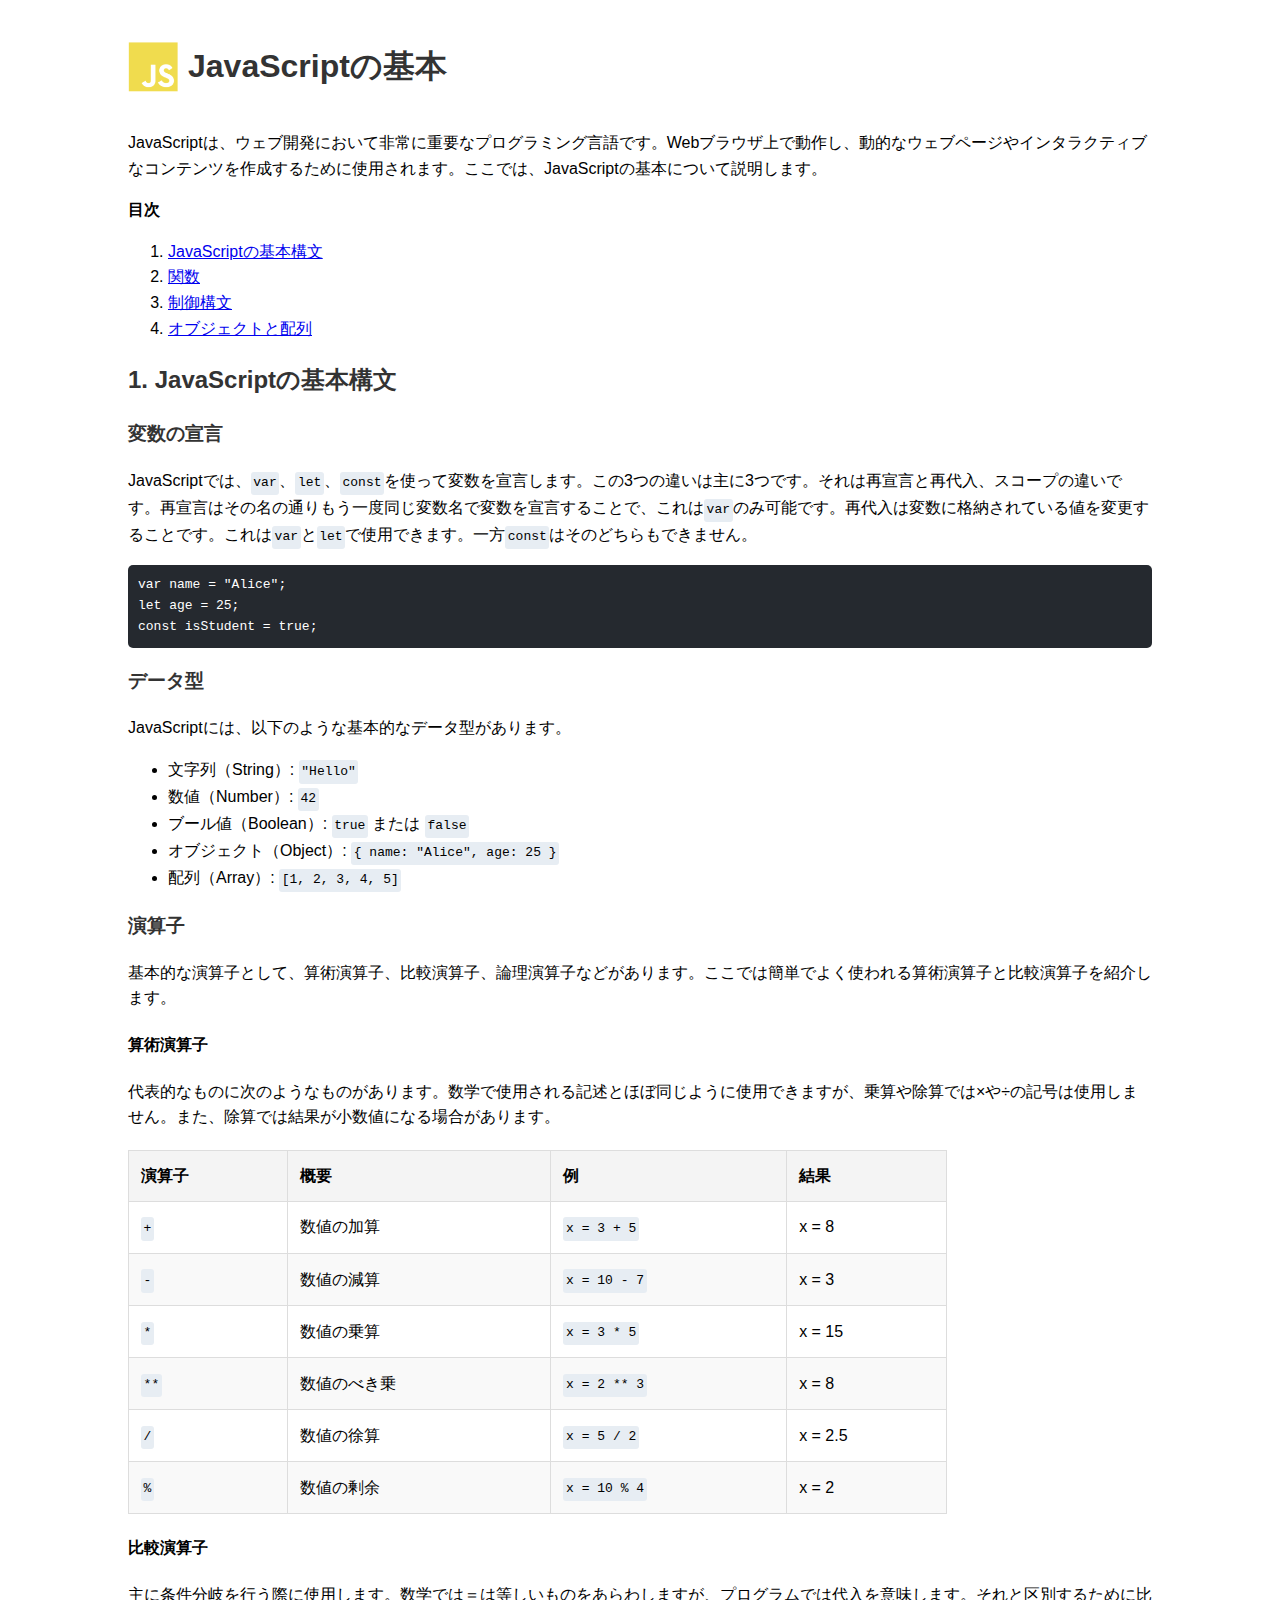
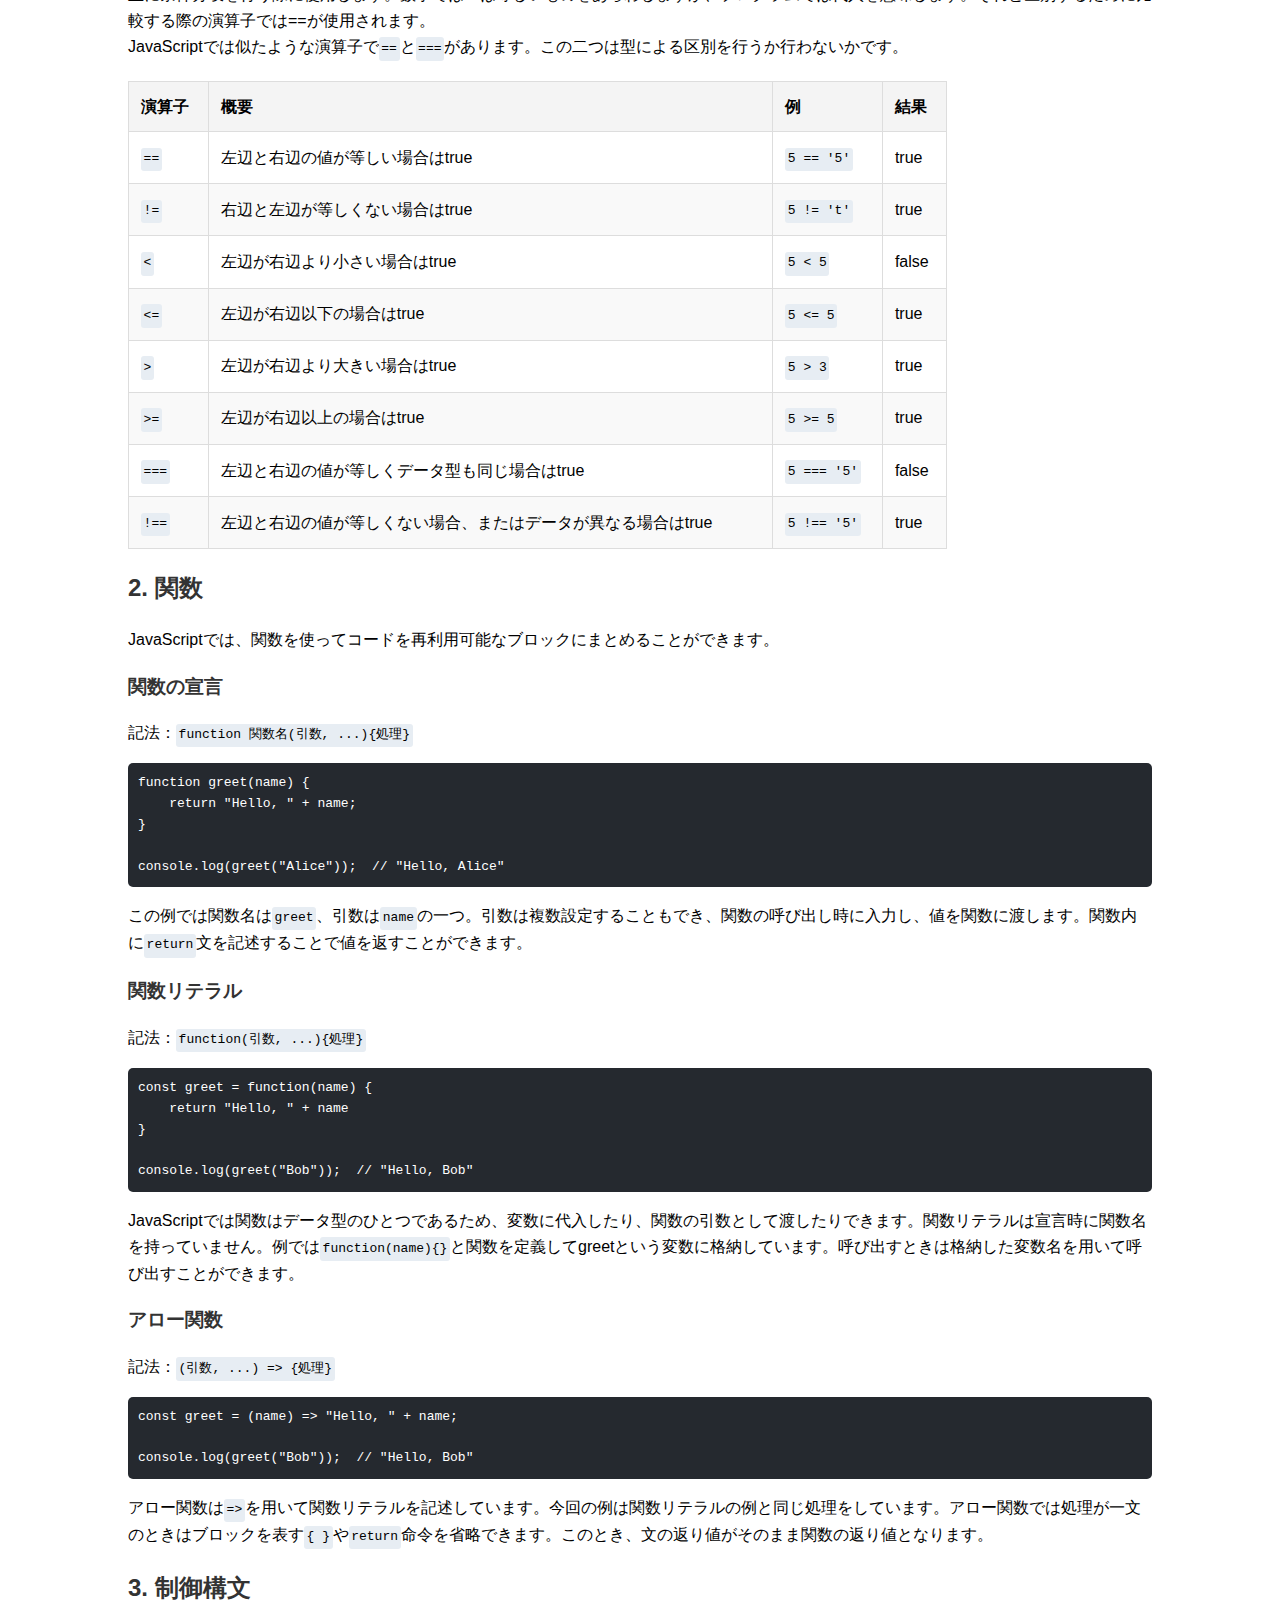
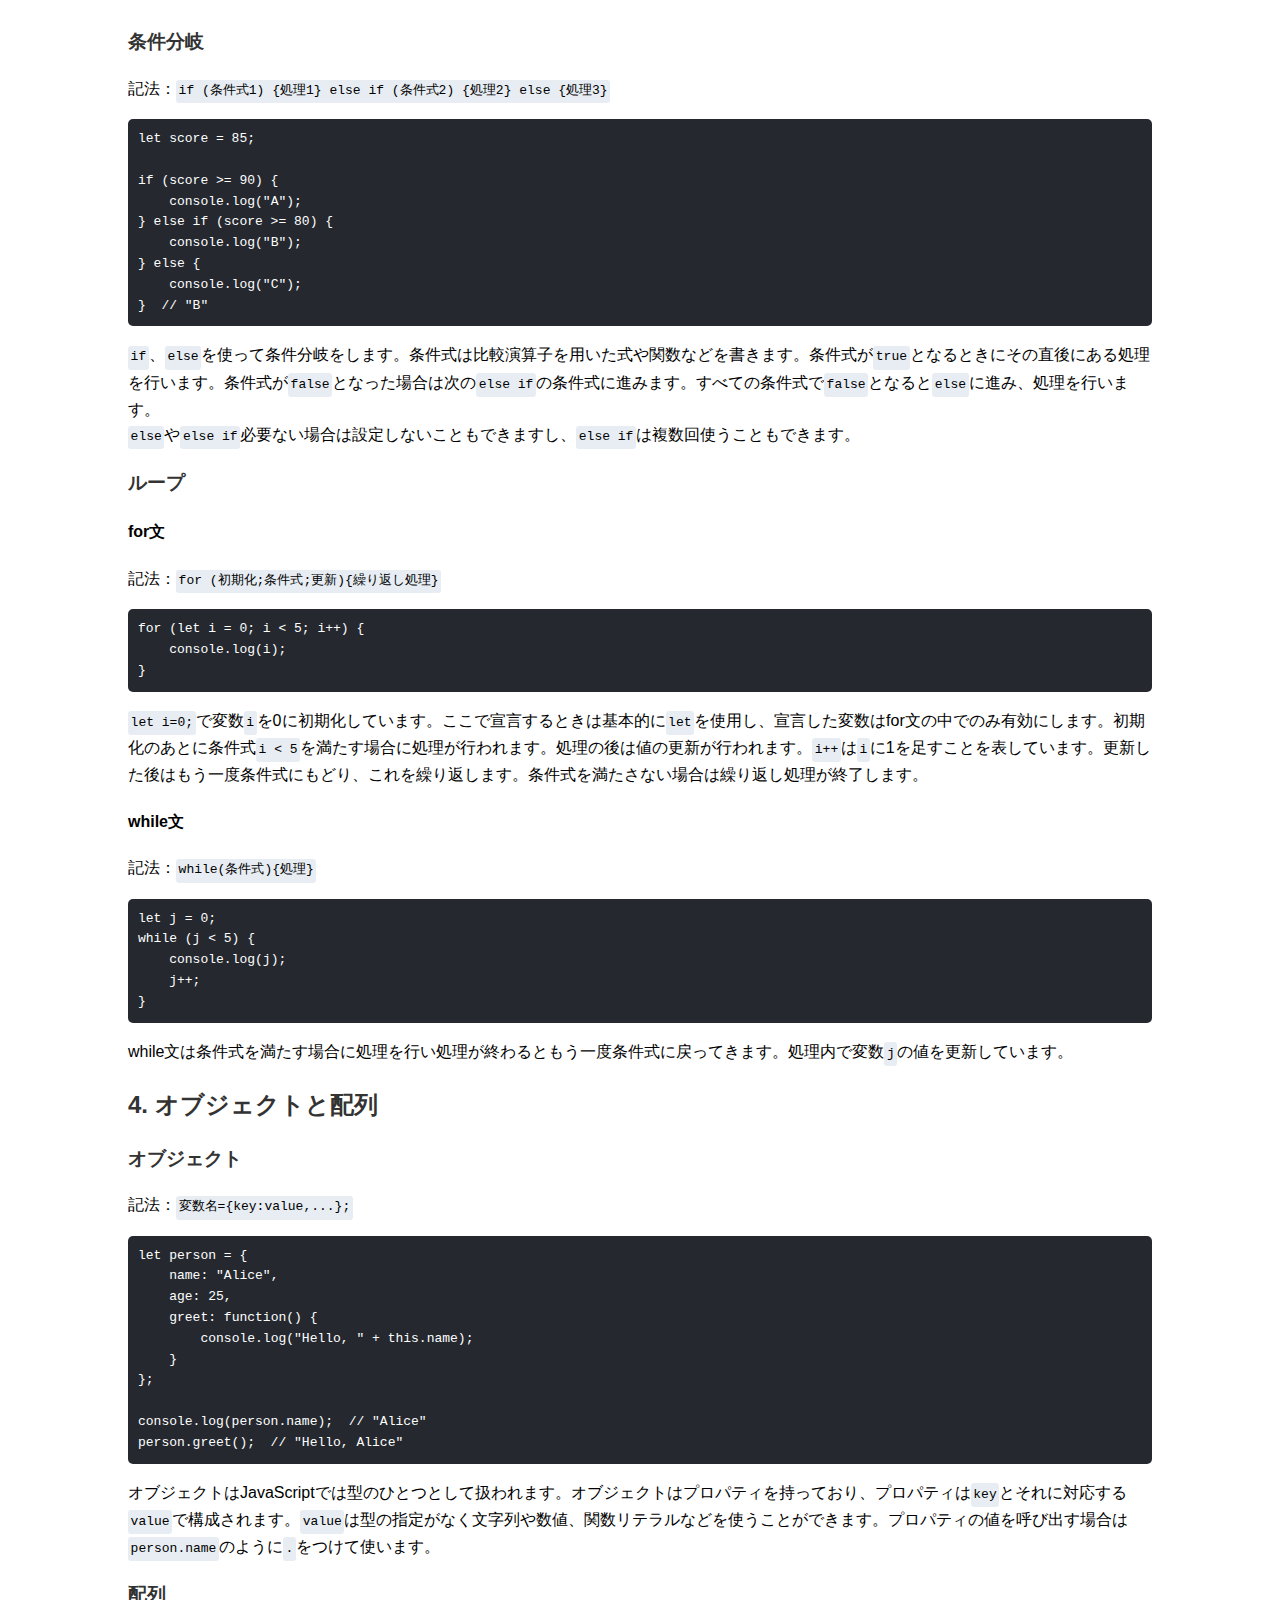
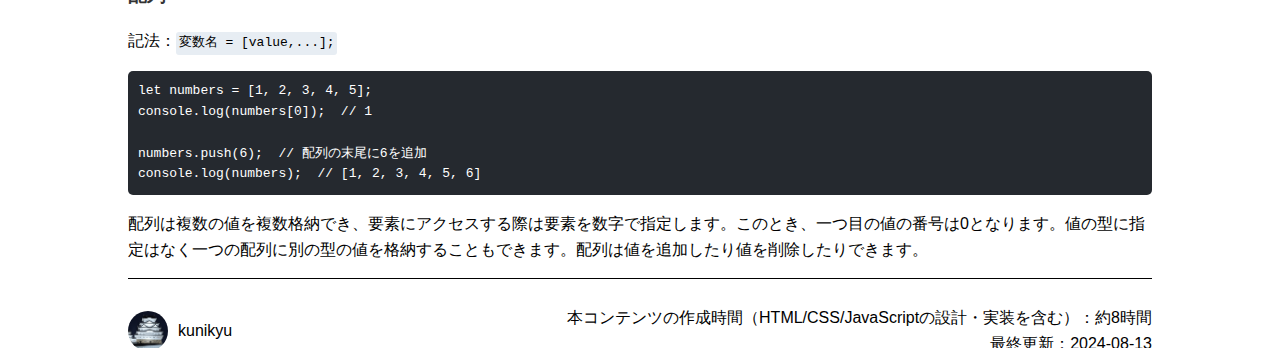
<file: articles/javascript1.html>
<!DOCTYPE html>
<html lang="ja">
<head>
    <meta charset="UTF-8">
    <meta name="viewport" content="width=device-width, initial-scale=1.0">
    <title>JavaScriptの基本</title>
    <link rel="stylesheet" href="main.css">
</head>
<body>
  <div class="head">
    <img src="../pictures/icon_javascript.png" alt="" id="javascript">
    <h1>JavaScriptの基本</h1>
  </div>
    <p>JavaScriptは、ウェブ開発において非常に重要なプログラミング言語です。Webブラウザ上で動作し、動的なウェブページやインタラクティブなコンテンツを作成するために使用されます。ここでは、JavaScriptの基本について説明します。</p>
    <div class="index">
      <p><strong>目次</strong></p>
      <ol>
        <li><a href="#1">JavaScriptの基本構文</a></li>
        <li><a href="#2">関数</a></li>
        <li><a href="#3">制御構文</a></li>
        <li><a href="#4">オブジェクトと配列</a></li>
      </ol>
    </div>
    <h2 id="1">1. JavaScriptの基本構文</h2>
    <h3>変数の宣言</h3>
    <p>JavaScriptでは、<code class="inline">var</code>、<code class="inline">let</code>、<code class="inline">const</code>を使って変数を宣言します。この3つの違いは主に3つです。それは再宣言と再代入、スコープの違いです。再宣言はその名の通りもう一度同じ変数名で変数を宣言することで、これは<code class="inline">var</code>のみ可能です。再代入は変数に格納されている値を変更することです。これは<code class="inline">var</code>と<code class="inline">let</code>で使用できます。一方<code class="inline">const</code>はそのどちらもできません。</p>
    <pre><code>var name = "Alice";
let age = 25;
const isStudent = true;
</code></pre>

    <h3>データ型</h3>
    <p>JavaScriptには、以下のような基本的なデータ型があります。</p>
    <ul>
        <li>文字列（String）: <code class="inline">"Hello"</code></li>
        <li>数値（Number）: <code class="inline">42</code></li>
        <li>ブール値（Boolean）: <code class="inline">true</code> または <code class="inline">false</code></li>
        <li>オブジェクト（Object）: <code class="inline">{ name: "Alice", age: 25 }</code></li>
        <li>配列（Array）: <code class="inline">[1, 2, 3, 4, 5]</code></li>
    </ul>

    <h3>演算子</h3>
    <p>基本的な演算子として、算術演算子、比較演算子、論理演算子などがあります。ここでは簡単でよく使われる算術演算子と比較演算子を紹介します。</p>
    <h4>算術演算子</h4>
    <p>代表的なものに次のようなものがあります。数学で使用される記述とほぼ同じように使用できますが、乗算や除算では×や÷の記号は使用しません。また、除算では結果が小数値になる場合があります。</p>
    <table>
      <thead>
        <tr>
          <th>演算子</th>
          <th>概要</th>
          <th>例</th>
          <th>結果</th>
        </tr>
      </thead>
      <tbody>
      <tr>
        <td><code class="inline">+</code></td>
        <td>数値の加算</td>
        <td><code class="inline">x = 3 + 5</code></td>
        <td>x = 8</td>
      </tr>
      <tr>
        <td><code class="inline">-</code></td>
        <td>数値の減算</td>
        <td><code class="inline">x = 10 - 7</code></td>
        <td>x = 3</td>
      </tr>
      <tr>
        <td><code class="inline">*</code></td>
        <td>数値の乗算</td>
        <td><code class="inline">x = 3 * 5</code></td>
        <td>x = 15</td>
      </tr>
      <tr>
        <td><code class="inline">**</code></td>
        <td>数値のべき乗</td>
        <td><code class="inline">x = 2 ** 3</code></td>
        <td>x = 8</td>
      </tr>
      <tr>
        <td><code class="inline">/</code></td>
        <td>数値の徐算</td>
        <td><code class="inline">x = 5 / 2</code></td>
        <td>x = 2.5</td>
      </tr>
      <tr>
        <td><code class="inline">%</code></td>
        <td>数値の剰余</td>
        <td><code class="inline">x = 10 % 4</code></td>
        <td>x = 2</td>
      </tr>
      </tbody>
    </table>
    <h4>比較演算子</h4>
    <p>主に条件分岐を行う際に使用します。数学では＝は等しいものをあらわしますが、プログラムでは代入を意味します。それと区別するために比較する際の演算子では==が使用されます。<br>JavaScriptでは似たような演算子で<code class="inline">==</code>と<code class="inline">===</code>があります。この二つは型による区別を行うか行わないかです。</p>
    <table>
      <thead>
        <tr>
          <th>演算子</th>
          <th>概要</th>
          <th>例</th>
          <th>結果</th>
        </tr>
      </thead>
      <tbody>
      <tr>
        <td><code class="inline">==</code></td>
        <td>左辺と右辺の値が等しい場合はtrue</td>
        <td><code class="inline">5 == '5'</code></td>
        <td>true</td>
      </tr>
      <tr>
        <td><code class="inline">!=</code></td>
        <td>右辺と左辺が等しくない場合はtrue</td>
        <td><code class="inline">5 != 't'</code></td>
        <td>true</td>
      </tr>
      <tr>
        <td><code class="inline"><</code></td>
        <td>左辺が右辺より小さい場合はtrue</td>
        <td><code class="inline">5 &lt; 5</code></td>
        <td>false</td>
      </tr>
      <tr>
        <td><code class="inline"><=</code></td>
        <td>左辺が右辺以下の場合はtrue</td>
        <td><code class="inline">5 &lt;= 5</code></td>
        <td>true</td>
      </tr>
      <tr>
        <td><code class="inline">></code></td>
        <td>左辺が右辺より大きい場合はtrue</td>
        <td><code class="inline">5 &gt; 3</code></td>
        <td>true</td>
      </tr>
      <tr>
        <td><code class="inline">>=</code></td>
        <td>左辺が右辺以上の場合はtrue</td>
        <td><code class="inline">5 &gt;= 5</code></td>
        <td>true</td>
      </tr>
      <tr>
        <td><code class="inline">===</code></td>
        <td>左辺と右辺の値が等しくデータ型も同じ場合はtrue</td>
        <td><code class="inline">5 === '5'</code></td>
        <td>false</td>
      </tr>
      <tr>
        <td><code class="inline">!==</code></td>
        <td>左辺と右辺の値が等しくない場合、またはデータが異なる場合はtrue</td>
        <td><code class="inline">5 !== '5'</code></td>
        <td>true</td>
      </tr>
    </tbody>
  </table>
    <h2 id="2">2. 関数</h2>
    <p>JavaScriptでは、関数を使ってコードを再利用可能なブロックにまとめることができます。</p>

    <h3>関数の宣言</h3>
    <p>記法：<code class="inline">function 関数名(引数, ...){処理}</code></p>
    <pre><code>function greet(name) {
    return "Hello, " + name;
}

console.log(greet("Alice"));  // "Hello, Alice"
</code></pre>
    <p>この例では関数名は<code class="inline">greet</code>、引数は<code class="inline">name</code>の一つ。引数は複数設定することもでき、関数の呼び出し時に入力し、値を関数に渡します。関数内に<code class="inline">return</code>文を記述することで値を返すことができます。</p>
    <h3>関数リテラル</h3>
    <p>記法：<code class="inline">function(引数, ...){処理}</code></p>
    <pre><code>const greet = function(name) {
    return "Hello, " + name
}

console.log(greet("Bob"));  // "Hello, Bob"
</code></pre>
    <p>JavaScriptでは関数はデータ型のひとつであるため、変数に代入したり、関数の引数として渡したりできます。関数リテラルは宣言時に関数名を持っていません。例では<code class="inline">function(name){}</code>と関数を定義してgreetという変数に格納しています。呼び出すときは格納した変数名を用いて呼び出すことができます。</p>
    <h3>アロー関数</h3>
    <p>記法：<code class="inline">(引数, ...) => {処理}</code></p>
    <pre><code>const greet = (name) => "Hello, " + name;

console.log(greet("Bob"));  // "Hello, Bob"
</code></pre>
    <p>アロー関数は<code class="inline">=></code>を用いて関数リテラルを記述しています。今回の例は関数リテラルの例と同じ処理をしています。アロー関数では処理が一文のときはブロックを表す<code class="inline">{ }</code>や<code class="inline">return</code>命令を省略できます。このとき、文の返り値がそのまま関数の返り値となります。</p>
    
    <h2 id="3">3. 制御構文</h2>
    <h3>条件分岐</h3>
    <p>記法：<code class="inline">if (条件式1) {処理1} else if (条件式2) {処理2} else {処理3}</code></p>
    <pre><code>let score = 85;

if (score >= 90) {
    console.log("A");
} else if (score >= 80) {
    console.log("B");
} else {
    console.log("C");
}  // "B"
</code></pre>
    <p><code class="inline">if</code>、<code class="inline">else</code>を使って条件分岐をします。条件式は比較演算子を用いた式や関数などを書きます。条件式が<code class="inline">true</code>となるときにその直後にある処理を行います。条件式が<code class="inline">false</code>となった場合は次の<code class="inline">else if</code>の条件式に進みます。すべての条件式で<code class="inline">false</code>となると<code class="inline">else</code>に進み、処理を行います。<br><code class="inline">else</code>や<code class="inline">else if</code>必要ない場合は設定しないこともできますし、<code class="inline">else if</code>は複数回使うこともできます。</p>
    <h3>ループ</h3>
    <h4>for文</h4>
    <p>記法：<code class="inline">for (初期化;条件式;更新){繰り返し処理}</code></p>
    <pre><code>for (let i = 0; i < 5; i++) {
    console.log(i);
}
</code></pre>
    <p><code class="inline">let i=0;</code>で変数<code class="inline">i</code>を0に初期化しています。ここで宣言するときは基本的に<code class="inline">let</code>を使用し、宣言した変数はfor文の中でのみ有効にします。初期化のあとに条件式<code class="inline">i < 5</code>を満たす場合に処理が行われます。処理の後は値の更新が行われます。<code class="inline">i++</code>は<code class="inline">i</code>に1を足すことを表しています。更新した後はもう一度条件式にもどり、これを繰り返します。条件式を満たさない場合は繰り返し処理が終了します。</p>
    <h4>while文</h4>
    <p>記法：<code class="inline">while(条件式){処理}</code></p>
    <pre><code>let j = 0;
while (j < 5) {
    console.log(j);
    j++;
}
</code></pre>
    <p>while文は条件式を満たす場合に処理を行い処理が終わるともう一度条件式に戻ってきます。処理内で変数<code class="inline">j</code>の値を更新しています。</p>
    <h2 id="4">4. オブジェクトと配列</h2>
    <h3>オブジェクト</h3>
    <p>記法：<code class="inline">変数名={key:value,...};</code></p>
    <pre><code>let person = {
    name: "Alice",
    age: 25,
    greet: function() {
        console.log("Hello, " + this.name);
    }
};

console.log(person.name);  // "Alice"
person.greet();  // "Hello, Alice"
</code></pre>
    <p>オブジェクトはJavaScriptでは型のひとつとして扱われます。オブジェクトはプロパティを持っており、プロパティは<code class="inline">key</code>とそれに対応する<code class="inline">value</code>で構成されます。<code class="inline">value</code>は型の指定がなく文字列や数値、関数リテラルなどを使うことができます。プロパティの値を呼び出す場合は<code class="inline">person.name</code>のように<code class="inline">.</code>をつけて使います。</p>
    <h3>配列</h3>
    <p>記法：<code class="inline">変数名 = [value,...];</code></p>
    <pre><code>let numbers = [1, 2, 3, 4, 5];
console.log(numbers[0]);  // 1

numbers.push(6);  // 配列の末尾に6を追加
console.log(numbers);  // [1, 2, 3, 4, 5, 6]
</code></pre>
    <p>配列は複数の値を複数格納でき、要素にアクセスする際は要素を数字で指定します。このとき、一つ目の値の番号は0となります。値の型に指定はなく一つの配列に別の型の値を格納することもできます。配列は値を追加したり値を削除したりできます。</p>
    <div class="a">
      <img src="../pictures/icon_kunikyu_himejijo.jpg" alt="" class="icon">
      <p id="name">kunikyu</p>
      <p id="lastupdate">本コンテンツの作成時間（HTML/CSS/JavaScriptの設計・実装を含む）：約8時間<br>最終更新：2024-08-13</p>
    </div>
  </body>
</html>
</file>
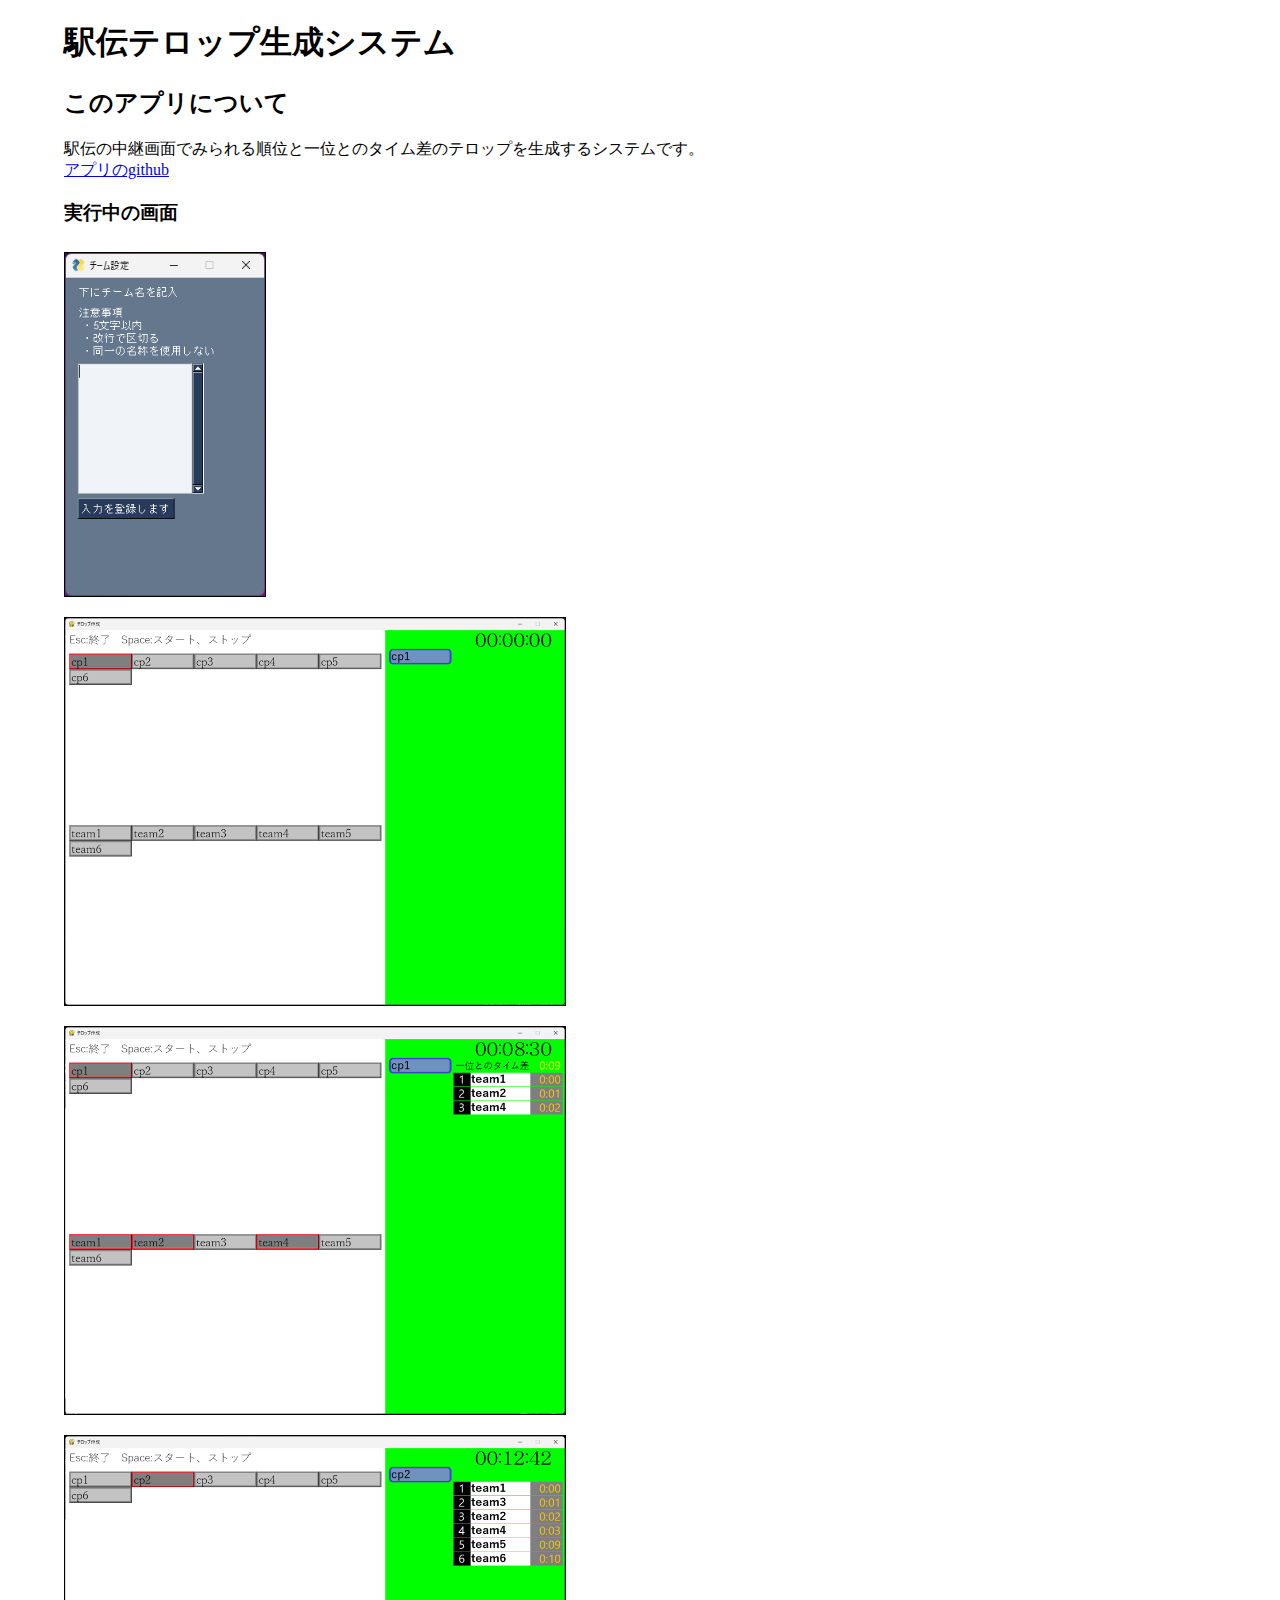
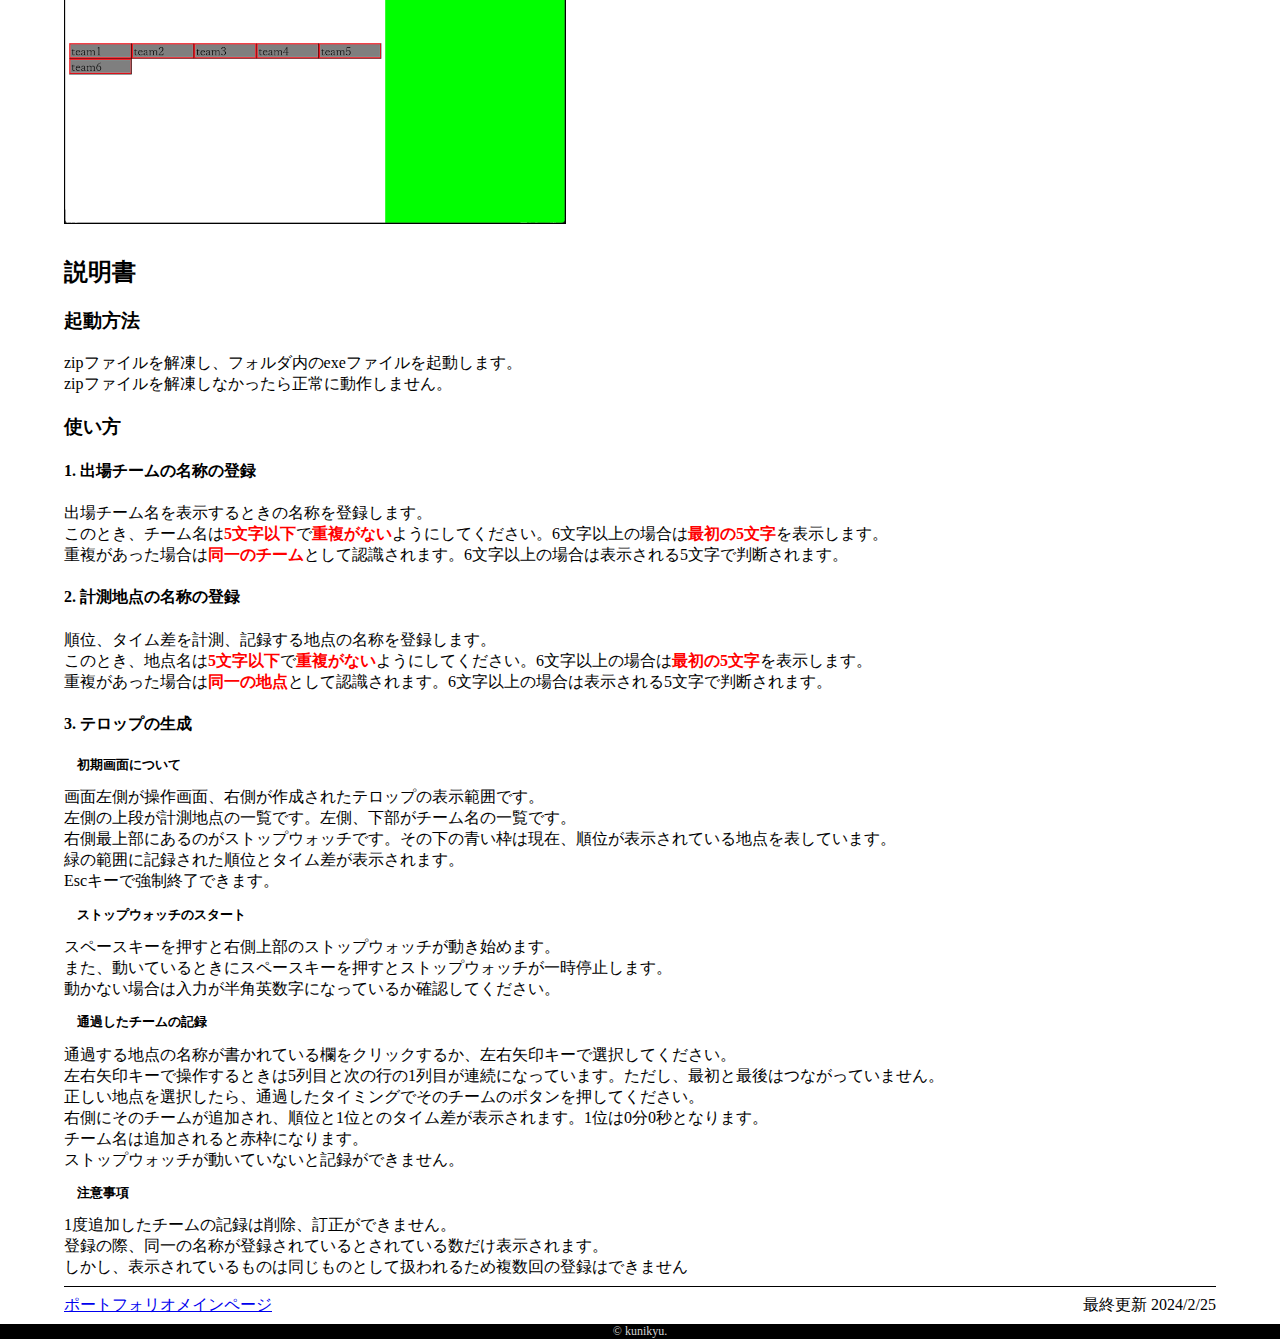
<file: works/EkidenTelop.html>
<!DOCTYPE html>
<html lang="ja">
  <head>
    <title>EkidenTelop | kunikyu's portfolio</title>
    <link href="works.css" rel="stylesheet">
    <meta name="viewport" content="width=device-width, initial-scale=1.0">
  </head>
  <body>
    <header>
    </header>
    <main>
      <h1>駅伝テロップ生成システム</h1>
      <div id="about">
        <h2>このアプリについて</h2>
        <p>
          駅伝の中継画面でみられる順位と一位とのタイム差のテロップを生成するシステムです。<br>
          <a href="https://github.com/kunikyu/EkidenTelop">アプリのgithub</a><br>
        </p>
        <h3>実行中の画面</h3>
        <img class="a" src="../pictures/EkidenTelop_setting.png" alt=""><br>
        <img class="b" src="../pictures/EkidenTelop_start.png" alt="" ><br>
        <img class="b" src="../pictures/EkidenTelop_running.png" alt="" ><br>
        <img class="b" src="../pictures/EkidenTelop_running2.png" alt="" ><br>
      </div>
      <div id="instruction">
        <h2>説明書</h2>
        <!-- <p>
          最新版のアプリについてです。<br>
          以前のバージョンとは操作が違う場合があります。
        </p> -->
        <h3>起動方法</h3>
        <p>
          zipファイルを解凍し、フォルダ内のexeファイルを起動します。<br>
          zipファイルを解凍しなかったら正常に動作しません。
        </p>
        <h3>使い方</h3>
        <h4>1. 出場チームの名称の登録</h4>
        <p>
          出場チーム名を表示するときの名称を登録します。<br>
          このとき、チーム名は<b>5文字以下</b>で<b>重複がない</b>ようにしてください。6文字以上の場合は<b>最初の5文字</b>を表示します。<br>
          重複があった場合は<b>同一のチーム</b>として認識されます。6文字以上の場合は表示される5文字で判断されます。
        </p>
        <h4>2. 計測地点の名称の登録</h4>
        <p>
          順位、タイム差を計測、記録する地点の名称を登録します。<br>
          このとき、地点名は<b>5文字以下</b>で<b>重複がない</b>ようにしてください。6文字以上の場合は<b>最初の5文字</b>を表示します。<br>
          重複があった場合は<b>同一の地点</b>として認識されます。6文字以上の場合は表示される5文字で判断されます。
        </p>
        <h4>3. テロップの生成</h4>
        <h5>初期画面について</h5>
        <p>
          画面左側が操作画面、右側が作成されたテロップの表示範囲です。<br>
          左側の上段が計測地点の一覧です。左側、下部がチーム名の一覧です。<br>
          右側最上部にあるのがストップウォッチです。その下の青い枠は現在、順位が表示されている地点を表しています。<br>
          緑の範囲に記録された順位とタイム差が表示されます。<br>
          Escキーで強制終了できます。
        </p>
        <h5>ストップウォッチのスタート</h5>
        <p>
          スペースキーを押すと右側上部のストップウォッチが動き始めます。<br>
          また、動いているときにスペースキーを押すとストップウォッチが一時停止します。<br>
          動かない場合は入力が半角英数字になっているか確認してください。<br>
        </p>
        <h5>通過したチームの記録</h5>
        <p>
          通過する地点の名称が書かれている欄をクリックするか、左右矢印キーで選択してください。<br>
          左右矢印キーで操作するときは5列目と次の行の1列目が連続になっています。ただし、最初と最後はつながっていません。<br>
          正しい地点を選択したら、通過したタイミングでそのチームのボタンを押してください。<br>
          右側にそのチームが追加され、順位と1位とのタイム差が表示されます。1位は0分0秒となります。<br>
          チーム名は追加されると赤枠になります。<br>
          ストップウォッチが動いていないと記録ができません。<br>
        </p>
        <h5>注意事項</h5>
        <p>
          1度追加したチームの記録は削除、訂正ができません。<br>
          登録の際、同一の名称が登録されているとされている数だけ表示されます。<br>
          しかし、表示されているものは同じものとして扱われるため複数回の登録はできません<br>
        </p>
      </div>
      <!-- <div id="license">
        <h2>ライセンス</h2>
        <p>
          このアプリはkunikyuの著作物です。無許可での転載、再配布を禁じます。<br>
          <利用制限はありませんが動画等に用いるときは製作者がkunikyuであることを明記し、githubへのURLを添付してください。
        </p>
      </div> -->
      <div id="sub_footer">
        <p id="tomain"><a href="../index.html">ポートフォリオメインページ</a></p>
        <p id="lastupdate">最終更新 <br class="null">2024/2/25</p>
      </div>
    </main>
    <footer>
      <p id="copyright">© kunikyu.</p>
    </footer>
  </body>
</html>
</file>
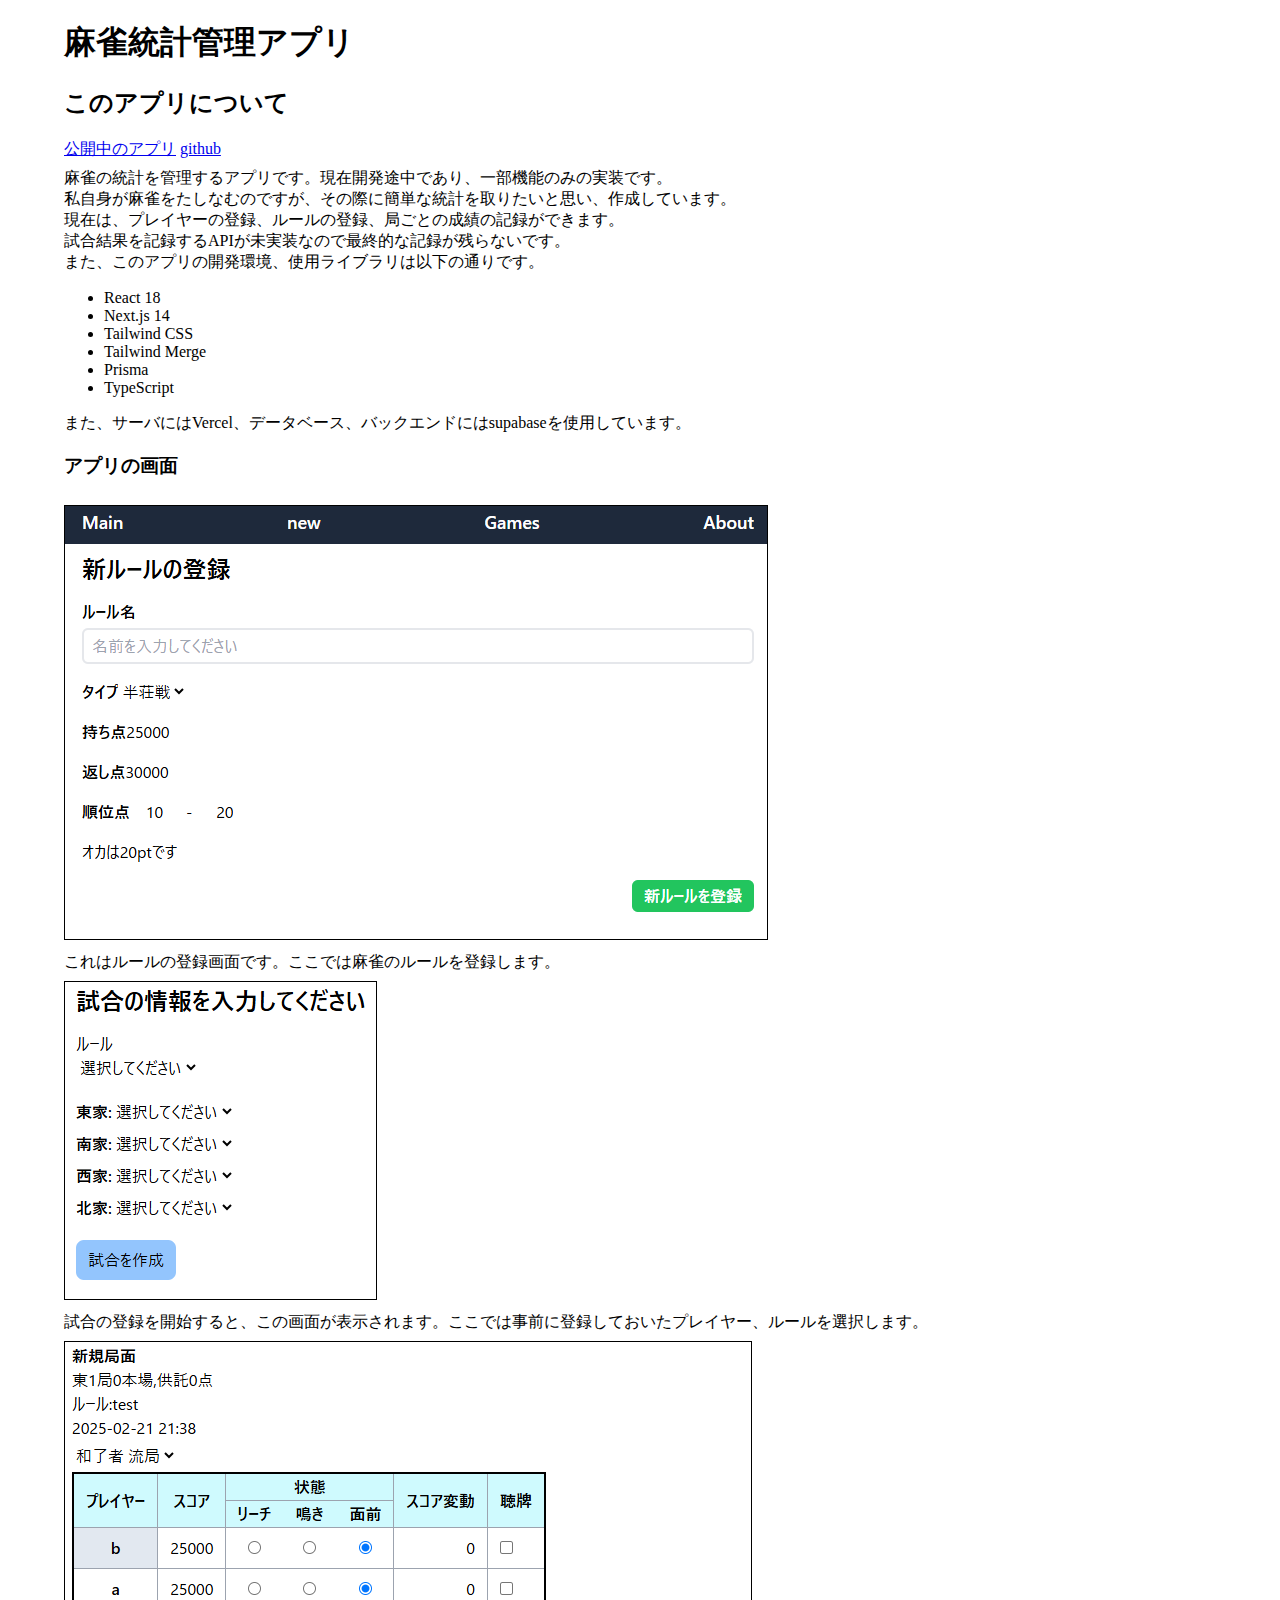
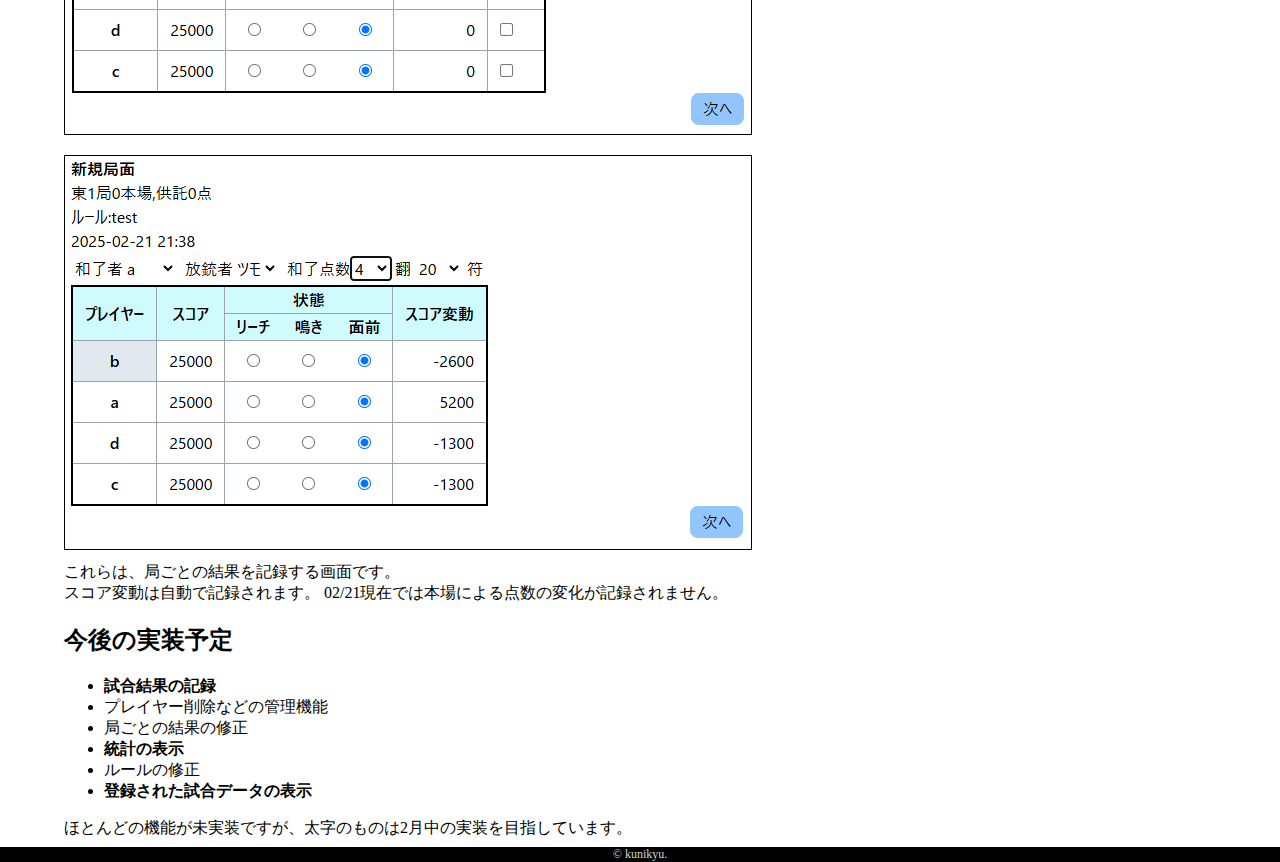
<file: works/mahjong-stats.html>
<!DOCTYPE html>
<html lang="jp">
<head>
    <meta charset="UTF-8">
    <link rel="stylesheet" href="works.css">
    <meta name="viewport" content="width=device-width, initial-scale=1.0">
    <title>mahjong-stats</title>
</head>
<body>
    <main>
        <h1>麻雀統計管理アプリ</h1>
        <div id="about">
            <h2>このアプリについて</h2>
            <a href="https://mahjong-stats-kunikyu.vercel.app/">公開中のアプリ</a>
            <a href="https://github.com/kunikyu/mahjong-stats">github</a>
            <p>
                麻雀の統計を管理するアプリです。現在開発途中であり、一部機能のみの実装です。<br>
                私自身が麻雀をたしなむのですが、その際に簡単な統計を取りたいと思い、作成しています。<br>
                現在は、プレイヤーの登録、ルールの登録、局ごとの成績の記録ができます。<br>
                試合結果を記録するAPIが未実装なので最終的な記録が残らないです。<br>
                また、このアプリの開発環境、使用ライブラリは以下の通りです。<br>
                
            </p>
            <ul>
                <li>React 18</li>
                <li>Next.js 14</li>
                <li>Tailwind CSS</li>
                <li>Tailwind Merge</li>
                <li>Prisma</li>
                <li>TypeScript</li>
            </ul>
            また、サーバにはVercel、データベース、バックエンドにはsupabaseを使用しています。<br>
            <h3>アプリの画面</h3>
            <img src="../pictures/mahjong_rule.png" alt=""><br>
            これはルールの登録画面です。ここでは麻雀のルールを登録します。<br>
            <img src="../pictures/mahjong_newGame.png" alt=""><br>
            試合の登録を開始すると、この画面が表示されます。ここでは事前に登録しておいたプレイヤー、ルールを選択します。<br>
            <img src="../pictures/mahjong_demo.png" alt=""><br>
            <img src="../pictures/mahjong_demo2.png" alt=""><br>
            これらは、局ごとの結果を記録する画面です。<br>
            スコア変動は自動で記録されます。
            02/21現在では本場による点数の変化が記録されません。<br>
        </div>
        <div >
            <h2>今後の実装予定</h2>
            <ul>
                <li class="red">試合結果の記録</li>
                <li>プレイヤー削除などの管理機能</li>
                <li>局ごとの結果の修正</li>
                <li class="red">統計の表示</li>
                <li>ルールの修正</li>
                <li class="red">登録された試合データの表示</li>
            </ul>
            <p>ほとんどの機能が未実装ですが、太字のものは2月中の実装を目指しています。</p>
        </div>
    </main>
    <footer>
        <p id="copyright">© kunikyu.</p>
    </footer>
</body>
</html>
</file>
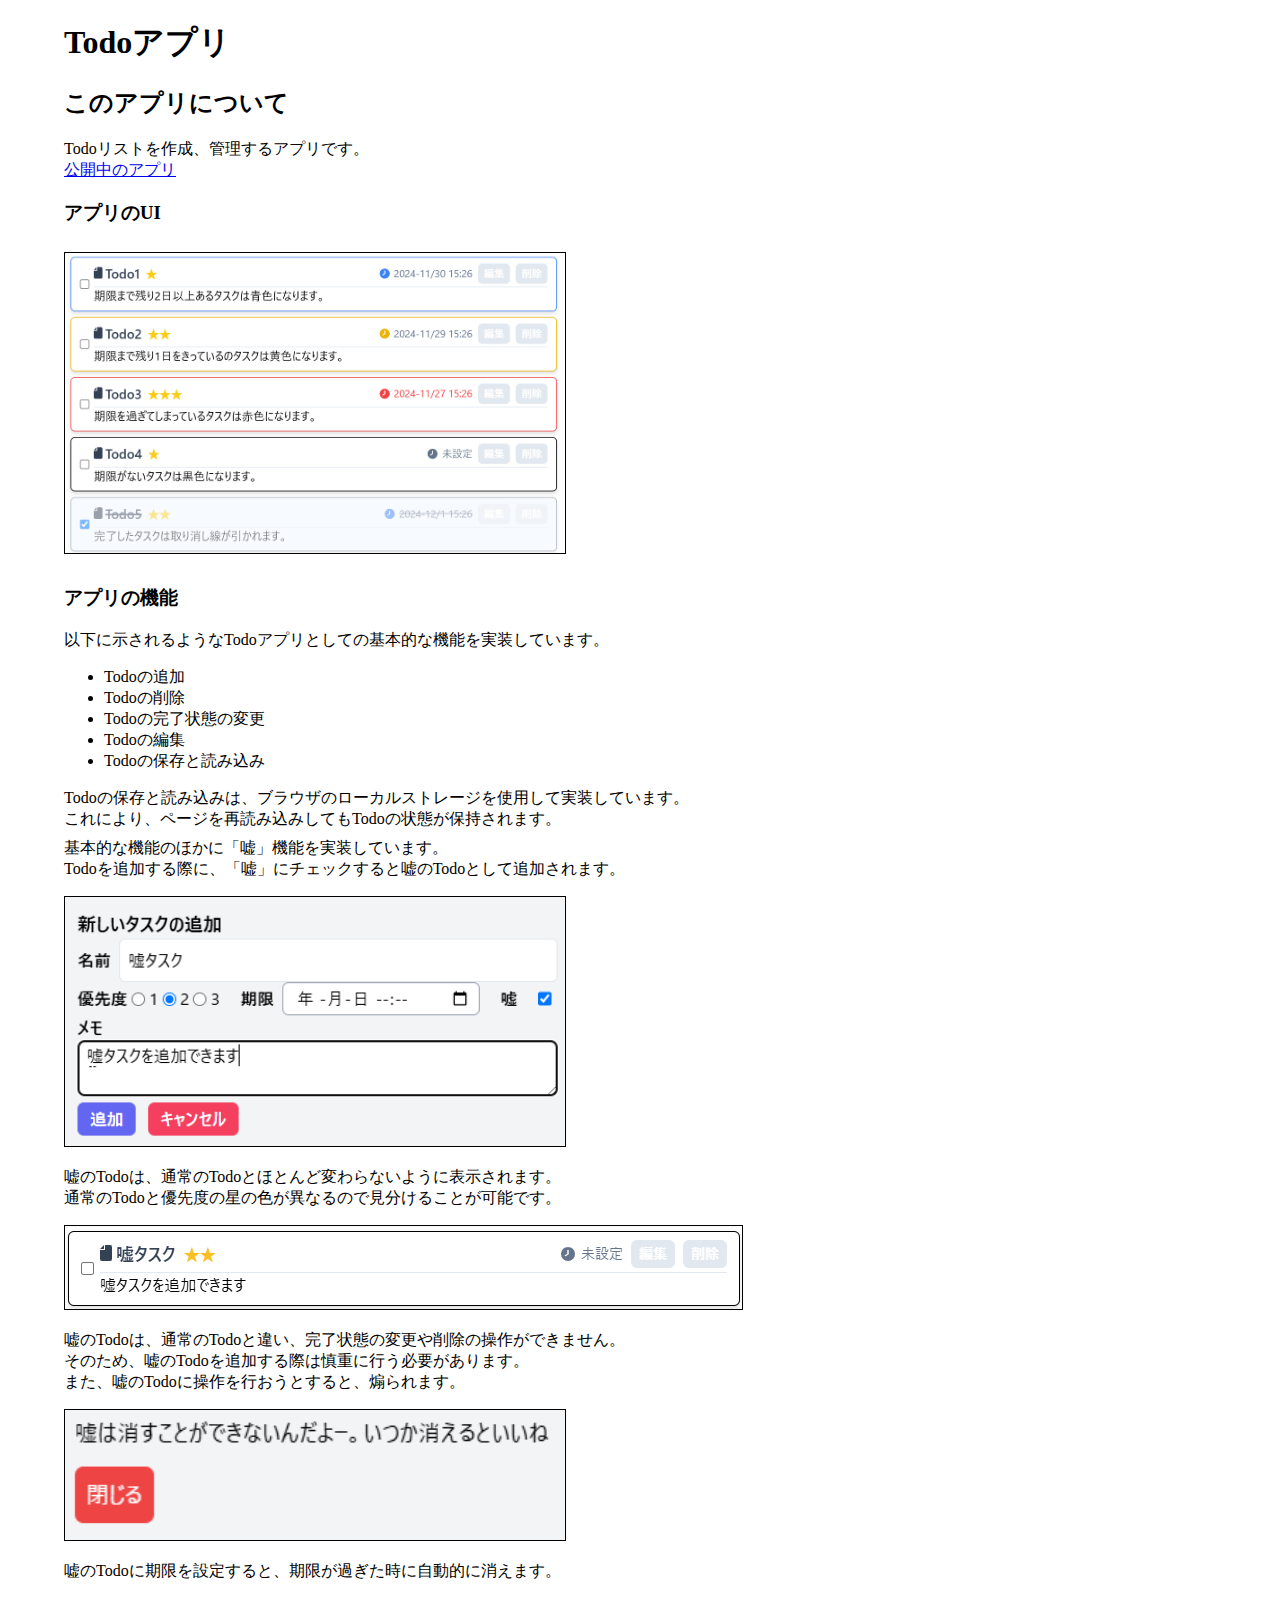
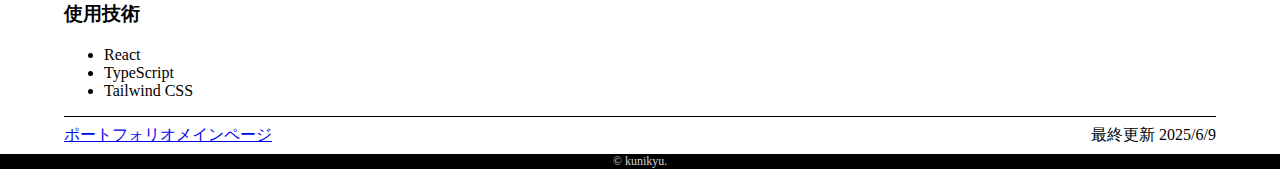
<file: works/todoApp.html>
<!DOCTYPE html>
<html>
  <head>
    <title>Yumenonaka | kunikyu's portfolio</title>
    <link href="works.css" rel="stylesheet">
    <meta name="viewport" content="width=device-width, initial-scale=1.0">
  </head>
  <body>
    <header></header>
    <main>
      <h1>Todoアプリ</h1>
        <div id="about">
            <h2>このアプリについて</h2>
            <p>
                Todoリストを作成、管理するアプリです。<br>
            <a href="https://kunikyu.github.io/react-todo-app/">公開中のアプリ</a><br>
            </p>
            <h3>アプリのUI</h3>
            <img class="b" src="../pictures/todo-demo.png" alt=""><br>
            <h3>アプリの機能</h3>
            以下に示されるようなTodoアプリとしての基本的な機能を実装しています。<br>
            <ul>
                <li>Todoの追加</li>
                <li>Todoの削除</li>
                <li>Todoの完了状態の変更</li>
                <li>Todoの編集</li>
                <li>Todoの保存と読み込み</li>
            </ul>
            <p>
                Todoの保存と読み込みは、ブラウザのローカルストレージを使用して実装しています。<br>
                これにより、ページを再読み込みしてもTodoの状態が保持されます。<br>
            </p>
            <p>
                基本的な機能のほかに「嘘」機能を実装しています。<br>
                Todoを追加する際に、「嘘」にチェックすると嘘のTodoとして追加されます。<br>
            </p>
            <img class="b" src="../pictures/todo_add_fake.png" alt=""><br>
            <p>
                嘘のTodoは、通常のTodoとほとんど変わらないように表示されます。<br>
                通常のTodoと優先度の星の色が異なるので見分けることが可能です。<br>
            </p>
            <img src="../pictures/todo_fake.png" alt=""><br>
            <p>
                嘘のTodoは、通常のTodoと違い、完了状態の変更や削除の操作ができません。<br>
                そのため、嘘のTodoを追加する際は慎重に行う必要があります。<br>
                また、嘘のTodoに操作を行おうとすると、煽られます。
            </p>
            <img class="b" src="../pictures/todo_fake_pop.png" alt=""><br>
            <p>
                嘘のTodoに期限を設定すると、期限が過ぎた時に自動的に消えます。<br>
            </p>
            <h3>使用技術</h3>
            <ul>
                <li>React</li>
                <li>TypeScript</li>
                <li>Tailwind CSS</li>
            </ul>
        </div>
      <div id="sub_footer">
          <p id="tomain"><a href="../index.html">ポートフォリオメインページ</a></p>
          <p id="lastupdate">最終更新 <br class="null">2025/6/9</p>
      </div>
    </main>
    <footer>
      <p id="copyright">© kunikyu.</p>
    </footer>
  </body>
</html>
</file>
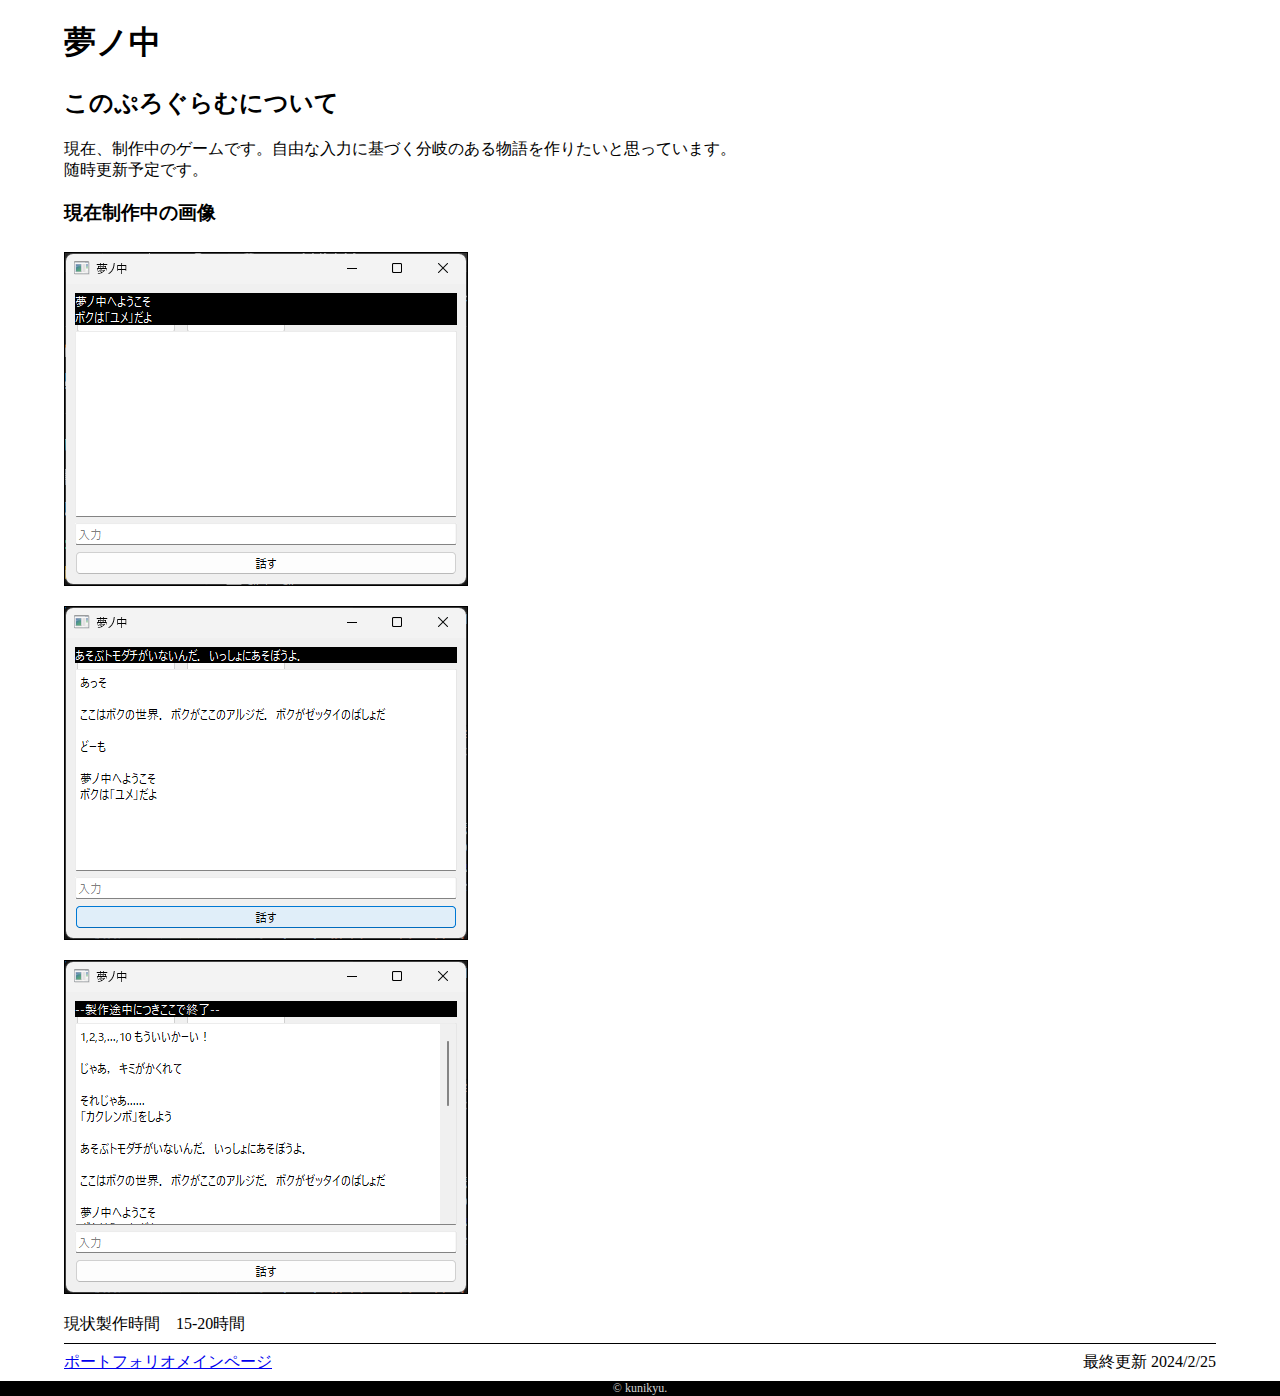
<file: works/Yumenonaka.html>
<!DOCTYPE html>
<html>
  <head>
    <title>Yumenonaka | kunikyu's portfolio</title>
    <link href="works.css" rel="stylesheet">
    <meta name="viewport" content="width=device-width, initial-scale=1.0">
  </head>
  <body>
    <header></header>
    <main>
      <h1>夢ノ中</h1>
      <div id="about">
        <h2>このぷろぐらむについて</h2>
        <p>
          現在、制作中のゲームです。自由な入力に基づく分岐のある物語を作りたいと思っています。<br>
          随時更新予定です。
        </p>
        <h3>現在制作中の画像</h3>
        <img src="../pictures/Yumenonaka_demo1.png" alt=""><br>
        <img src="../pictures/Yumenonaka_demo2.png" alt=""><br>
        <img src="../pictures/Yumenonaka_demo3.png" alt=""><br>
        <p>現状製作時間　15-20時間</p>
      </div>
      <div id="sub_footer">
          <p id="tomain"><a href="../index.html">ポートフォリオメインページ</a></p>
          <p id="lastupdate">最終更新 <br class="null">2024/2/25</p>
      </div>
    </main>
    <footer>
      <p id="copyright">© kunikyu.</p>
    </footer>
  </body>
</html>
</file>
<file: articles/main.css>
body {
    font-family: Arial, sans-serif;
    line-height: 1.6;
    margin: 20px 10%;
}
.head{
    display: flex;
}
.head h1{
    margin-left: 10px;
}
#javascript{
    width: 50px;
    height: 50px;
    margin: auto 0;
}
.inline{
    display: inline-block;
    padding: 0.1em 0.2em;
    background-color: #e7edf3;
    border-radius: 3px;

}
pre {
    margin: 1em 0; /* ブロック前後の余白 */
    padding: 10px; /* ブロック内の余白 */
    border-radius: 5px; /* 角丸 */
    background-color: #25292f; /* 背景色 */
    color: #fff; /* 文字色 */
    white-space: pre-wrap; /* はみ出たときに折り返す */
}

.icon{
    margin: auto 0;
    width: 40px;
    height: 40px;
    border-radius: 50%;
}
.a{
    border-top: 1px solid #000;
    padding-top: 10px;
    height: auto;
    display: flex;
}
#name{
    margin: auto;
    padding-right: 5%;
    margin-left: 10px;
}
#lastupdate{
    margin-right: 0;
    margin-left: auto;
    text-align: right;
}
h1, h2, h3 {
    color: #333;
}

table {
    width: 80%; /* テーブルの幅を80%に設定 */
    margin: 20px 0; /* ページの中央に配置 */
    border-collapse: collapse;
}

table, th, td {
    border: 1px solid #ddd;
}

th, td {
    padding: 12px;
    text-align: left;
}

th {
    background-color: #f4f4f4;
    font-weight: bold;
}

tr:nth-child(even) {
    background-color: #f9f9f9;
}

/* レスポンシブ対応: 幅768px以下の場合 */
@media screen and (max-width: 800px) {
    body {
        margin: 20px 5%; /* マージンを調整して、狭い画面での左右余白を減らす */
    }

    table {
        width: 100%; /* テーブルを幅100%にして画面いっぱいに表示 */
    }

    th, td {
        padding: 8px; /* パディングを少し減らす */
    }
}

/* レスポンシブ対応: 幅480px以下の場合 */
@media screen and (max-width: 480px) {
    body {
        margin: 10px 2%; /* 狭い画面での左右余白をさらに減らす */
    }

    table {
        width: 100%; /* テーブルを幅100%にして画面いっぱいに表示 */
        font-size: 12px; /* フォントサイズをさらに小さくする */
    }

    th, td {
        padding: 8px; /* パディングをさらに減らす */
    }
}
</file>
<file: works/works.css>
body { 
    margin: 0px;
    -webkit-text-size-adjust: 100%;
    background-color: white;
}
main{
    margin: 0 5%;
}
#about .a{
    width: 200px;
}
#about .b{
    width: 500px;
}
h5{
    margin: 1em 2ch;
}
p{
    margin: 0.5em 0;
}
b{
    color: red;
}
#sub_footer{
    border-top: 1px solid #000;
    display: flex;
}
#lastupdate{
    margin-right: 0;
    margin-left: auto;
}
#copyright{
    margin: 0;
    font-size: 12px;
    color: lightgray;
    text-align: center;
    background-color: black;
}
#tomain{
    margin: auto 0;
}
@media screen and ( min-width:402px ) {
    .null{
        display: none;
    }
}
table{
    border-collapse: collapse;
}
th, td{
    border: 1px solid #000;
    padding: 0.5em;
}
img {
    border: #000 1px solid;
    margin: 0.5em 0;
}
.red{
    font-weight: bold;
}
</file>
